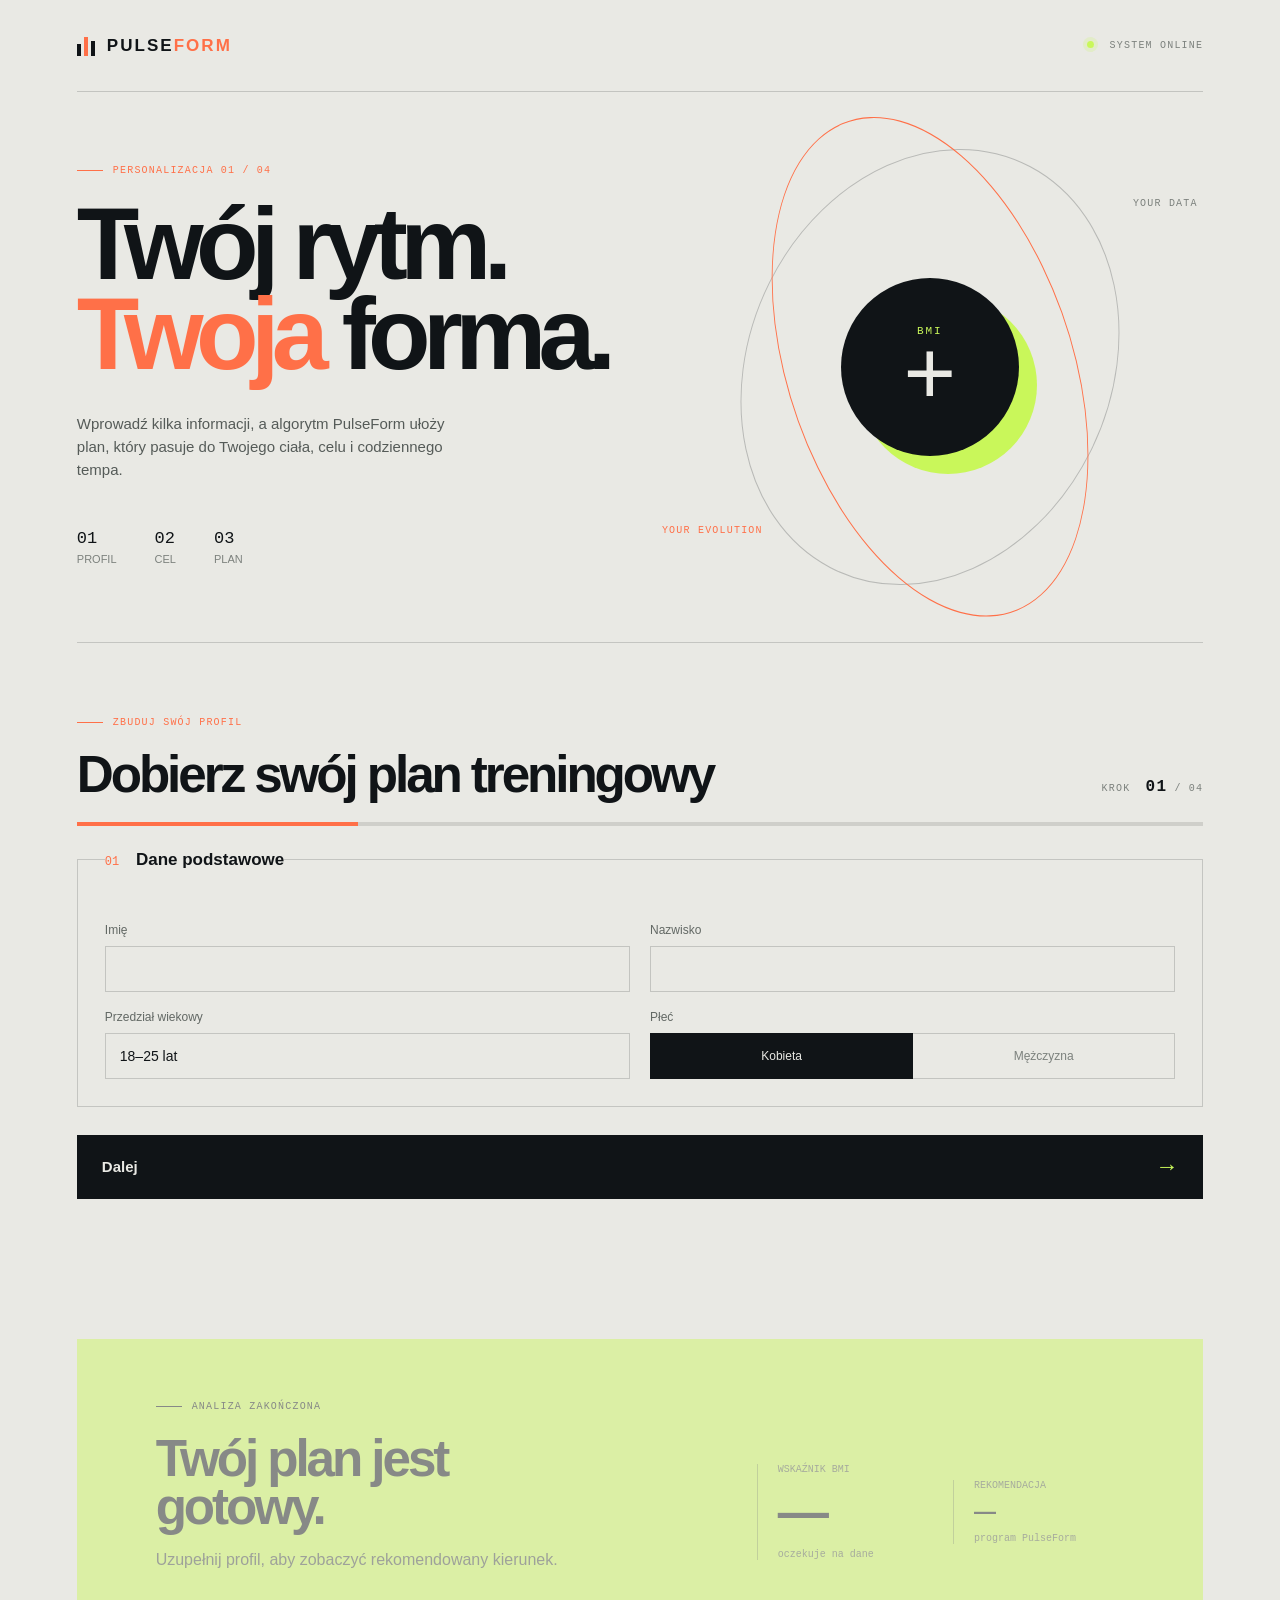
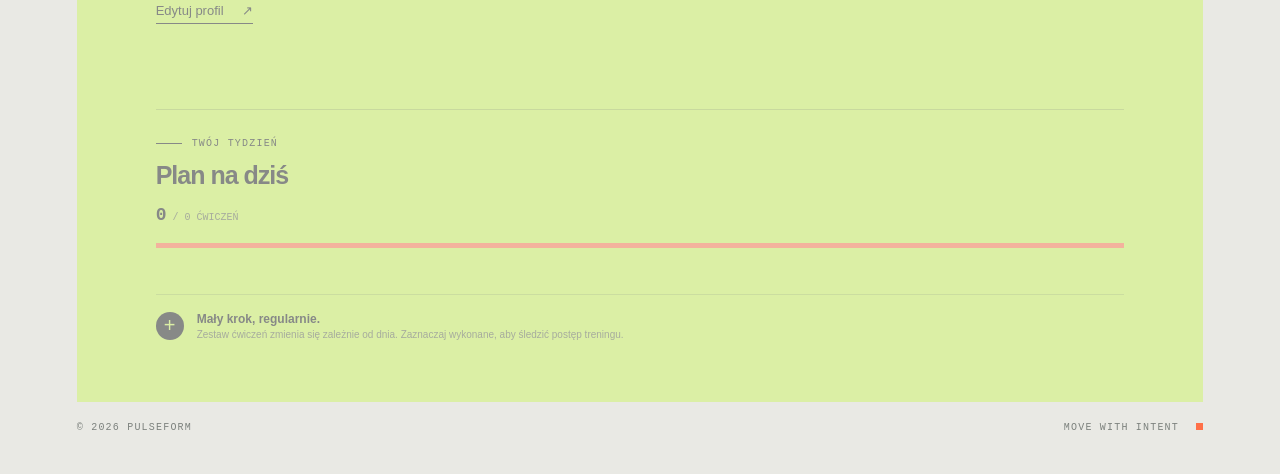
<file: index.html>
<!DOCTYPE html>
<html lang="pl">
<head>
    <meta charset="UTF-8">
    <meta name="viewport" content="width=device-width, initial-scale=1.0">
    <meta name="description" content="PulseForm dobiera plan treningowy na podstawie Twojego BMI, celu i możliwości.">
    <link rel="stylesheet" href="style.css">
    <link rel="stylesheet" href="mobile.css">
    <title>PulseForm | Twój plan treningowy</title>
</head>
<body>
    <div class="app-shell">
        <header class="topbar">
            <a class="brand" href="#start" aria-label="PulseForm - strona główna"><span class="brand-mark"><span></span><span></span><span></span></span><span>PULSE<span class="accent">FORM</span></span></a>
            <div class="status"><span class="status-dot"></span> SYSTEM ONLINE</div>
        </header>
        <main>
            <section class="hero" id="start">
                <div class="hero-copy"><p class="eyebrow"><span class="eyebrow-line"></span> PERSONALIZACJA 01 / 04</p><h1>Twój rytm.<br><em>Twoja</em> forma.</h1><p class="hero-text">Wprowadź kilka informacji, a algorytm PulseForm ułoży plan, który pasuje do Twojego ciała, celu i codziennego tempa.</p><div class="hero-stats"><div><strong>01</strong><span>profil</span></div><div><strong>02</strong><span>cel</span></div><div><strong>03</strong><span>plan</span></div></div></div>
                <div class="hero-orbit" aria-hidden="true"><div class="orbit orbit-one"></div><div class="orbit orbit-two"></div><div class="orbit-core"><span>BMI</span><strong>+</strong></div><span class="orbit-label label-top">YOUR DATA</span><span class="orbit-label label-bottom">YOUR EVOLUTION</span></div>
            </section>
            <section class="planner-section" id="planner">
                <div class="section-heading"><div><p class="eyebrow"><span class="eyebrow-line"></span> ZBUDUJ SWÓJ PROFIL</p><h2>Dobierz swój plan treningowy</h2></div><p class="step-count">KROK <strong id="stepNumber">01</strong> / 04</p></div>
                <div class="step-progress" role="progressbar" aria-label="Postęp konfiguracji planu" aria-valuemin="1" aria-valuemax="4" aria-valuenow="1"><span id="stepProgressFill"></span></div>
                <form id="plannerForm" class="planner-form" novalidate>
                    <section class="form-step" data-step="0" aria-label="Dane podstawowe">
                        <div class="form-grid">
                            <fieldset class="form-card card-wide"><legend><span class="number">01</span> Dane podstawowe</legend><div class="field-row"><label>Imię<input id="firstName" name="imie" type="text" maxlength="50" autocomplete="given-name" required></label><label>Nazwisko<input id="lastName" name="nazwisko" type="text" maxlength="50" autocomplete="family-name" required></label></div><div class="field-row"><label>Przedział wiekowy<select id="age" required><option value="18-25">18–25 lat</option><option value="26-35">26–35 lat</option><option value="36-50">36–50 lat</option><option value="51+">51+ lat</option></select></label><div class="gender-field"><span class="gender-label">Płeć</span><span class="segmented"><label class="gender-option"><input type="radio" name="gender" value="kobieta" checked>Kobieta</label><label class="gender-option"><input type="radio" name="gender" value="mężczyzna">Mężczyzna</label></span></div></div></fieldset>
                        </div>
                    </section>
                    <section class="form-step" data-step="1" aria-label="Wymiary ciała" hidden>
                        <div class="form-grid">
                            <fieldset class="form-card card-wide"><legend><span class="number">02</span> Wymiary ciała</legend><p class="step-description">Podaj aktualny wzrost i masę ciała. Nie musisz oceniać swojej sylwetki.</p><div class="field-row"><label>Wzrost <span class="unit">cm</span><input id="height" type="number" min="120" max="230" placeholder="np. 175" required></label><label>Masa ciała <span class="unit">kg</span><input id="weight" type="number" min="35" max="250" placeholder="np. 70" required></label></div></fieldset>
                        </div>
                    </section>
                    <section class="form-step" data-step="2" aria-label="Cel treningowy" hidden>
                        <div class="form-grid">
                            <fieldset class="form-card card-wide"><legend><span class="number">03</span> Cel treningowy</legend><div class="goal-grid"><label class="goal"><input type="radio" name="goal" value="sylwetka" checked><span>↗</span><b>Wyrzeźb sylwetkę</b><small>definicja i proporcje</small></label><label class="goal"><input type="radio" name="goal" value="masa"><span>↥</span><b>Zbuduj masę</b><small>siła i objętość</small></label><label class="goal"><input type="radio" name="goal" value="redukcja"><span>⌁</span><b>Spal tkankę</b><small>lekkość i energia</small></label><label class="goal"><input type="radio" name="goal" value="kondycja"><span>◉</span><b>Popraw kondycję</b><small>wydolność i mobilność</small></label></div><label class="progress-field">Oczekiwane tempo progresu<select id="progress"><option value="spokojne">Spokojne — buduję nawyk</option><option value="regularne" selected>Regularne — widoczny progres</option><option value="ambitne">Ambitne — maksymalne tempo</option></select></label></fieldset>
                        </div>
                    </section>
                    <section class="form-step" data-step="3" aria-label="Plan tygodnia" hidden>
                        <div class="form-grid">
                            <fieldset class="form-card card-wide schedule-card"><legend><span class="number">04</span> Plan tygodnia</legend><div class="schedule-grid"><label>Liczba treningów w tygodniu<span class="range-value"><strong id="daysValue">3</strong> dni</span><input id="days" type="range" min="1" max="6" value="3"><span class="range-labels"><small>1 dzień</small><small>6 dni</small></span></label><label>Długość jednej sesji<span class="range-value"><strong id="minutesValue">45</strong> min</span><input id="minutes" type="range" min="20" max="90" step="5" value="45"><span class="range-labels"><small>20 min</small><small>90 min</small></span></label><label>Intensywność<span class="range-value"><strong id="intensityValue">Średnia</strong></span><input id="intensity" type="range" min="1" max="3" value="2"><span class="range-labels"><small>Spokojna</small><small>Wysoka</small></span></label></div></fieldset>
                        </div>
                    </section>
                    <div class="step-actions"><button class="step-button step-back" id="previousStep" type="button" hidden>← Wstecz</button><button class="step-button step-next" id="nextStep" type="button">Dalej <span>→</span></button><button class="submit-button" id="createPlan" type="submit" hidden><span>Dobierz mój plan treningowy</span><b>→</b></button></div>
                    <p id="saveStatus" class="save-status" aria-live="polite"></p>
                </form>
            </section>
            <section class="result-panel" id="result" aria-live="polite"><div class="result-copy"><p class="eyebrow"><span class="eyebrow-line"></span> ANALIZA ZAKOŃCZONA</p><h2>Twój plan jest gotowy.</h2><p id="resultText">Uzupełnij profil, aby zobaczyć rekomendowany kierunek.</p><a href="#planner" class="text-link">Edytuj profil <span>↗</span></a></div><div class="result-metrics"><div><span>Wskaźnik BMI</span><strong id="bmiResult">—</strong><small id="bmiLabel">oczekuje na dane</small></div><div><span>Rekomendacja</span><strong id="planResult">—</strong><small>program PulseForm</small></div></div><div class="plan-dashboard"><div class="dashboard-heading"><div><p class="eyebrow"><span class="eyebrow-line"></span> TWÓJ TYDZIEŃ</p><h3 id="sessionTitle">Plan na dziś</h3><p class="session-meta" id="sessionMeta"></p></div><span class="completion"><strong id="completedCount">0</strong> / <span id="totalCount">0</span> ćwiczeń</span></div><div class="session-progress" role="progressbar" aria-label="Postęp treningu" aria-valuemin="0" aria-valuemax="4" aria-valuenow="0"><span id="workoutProgressFill"></span></div><div class="week-tabs" id="weekTabs" role="tablist" aria-label="Dni planu"></div><div class="workout-list" id="workoutList"></div><div class="habit-strip"><span class="habit-icon">+</span><span><strong>Mały krok, regularnie.</strong><small>Zestaw ćwiczeń zmienia się zależnie od dnia. Zaznaczaj wykonane, aby śledzić postęp treningu.</small></span></div></div></section>
        </main><footer><span>© 2026 PULSEFORM</span><span>MOVE WITH INTENT <i></i></span></footer>
    </div>
    <script src="https://code.jquery.com/jquery-3.7.1.min.js"></script>
    <script>
        const form = document.querySelector('#plannerForm'); const height = document.querySelector('#height'); const weight = document.querySelector('#weight'); const result = document.querySelector('#result'); const intensityNames = { 1: 'Spokojna', 2: 'Średnia', 3: 'Wysoka' }; const goalNames = { sylwetka: 'Rzeźba', masa: 'Masa mięśniowa', redukcja: 'Redukcja', kondycja: 'Kondycja' }; const workoutPlans = {
            sylwetka: [
                { title: 'Całe ciało A', exercises: [['Przysiad z masą ciała', 'Nogi', '3 serie · 10–12 powt.'], ['Pompki przy podwyższeniu', 'Klatka piersiowa', '3 serie · 8–12 powt.'], ['Most biodrowy', 'Pośladki', '3 serie · 12–15 powt.'], ['Deska na przedramionach', 'Core', '3 serie · 20–40 sek.']] },
                { title: 'Całe ciało B', exercises: [['Wykrok w tył', 'Nogi', '3 serie · 8–10 na stronę'], ['Wznosy bioder', 'Pośladki', '3 serie · 12–15 powt.'], ['Bird dog', 'Plecy i core', '3 serie · 8–10 na stronę'], ['Dead bug', 'Core', '3 serie · 8–10 na stronę']] }
            ],
            masa: [
                { title: 'Siła A', exercises: [['Przysiad goblet', 'Nogi', '4 serie · 8–12 powt.'], ['Wiosłowanie plecakiem', 'Plecy', '4 serie · 8–12 powt.'], ['Pompki', 'Klatka piersiowa', '3 serie · 8–12 powt.'], ['Wznosy bioder', 'Pośladki', '3 serie · 10–15 powt.']] },
                { title: 'Siła B', exercises: [['Martwy ciąg z plecakiem', 'Tył uda', '4 serie · 8–12 powt.'], ['Wykrok w tył', 'Nogi', '3 serie · 8–10 na stronę'], ['Wyciskanie plecaka nad głowę', 'Barki', '3 serie · 8–12 powt.'], ['Deska', 'Core', '3 serie · 20–40 sek.']] }
            ],
            redukcja: [
                { title: 'Ruch A', exercises: [['Marsz w miejscu', 'Rozgrzewka', '3 min · spokojne tempo'], ['Przysiad', 'Nogi', '3 serie · 10–12 powt.'], ['Mountain climbers', 'Całe ciało', '3 serie · 20–30 sek.'], ['Naprzemienny krok odstawno-dostawny', 'Kondycja', '3 serie · 30 sek.']] },
                { title: 'Ruch B', exercises: [['Step jack bez podskoku', 'Rozgrzewka', '3 min · spokojne tempo'], ['Wykrok w tył', 'Nogi', '3 serie · 8–10 na stronę'], ['Naprzemienne dotknięcia barków', 'Core', '3 serie · 10–12 na stronę'], ['Szybki marsz w miejscu', 'Kondycja', '4 serie · 30 sek.']] }
            ],
            kondycja: [
                { title: 'Sprawność A', exercises: [['Krążenia ramion', 'Mobilizacja', '2 serie · 30 sek.'], ['Bird dog', 'Stabilizacja', '3 serie · 8–10 na stronę'], ['Przysiad do krzesła', 'Siła', '3 serie · 10–12 powt.'], ['Marsz w miejscu', 'Kondycja', '4 serie · 40 sek.']] },
                { title: 'Sprawność B', exercises: [['Naprzemienne unoszenie kolan', 'Mobilizacja', '2 serie · 30 sek.'], ['Dead bug', 'Stabilizacja', '3 serie · 8–10 na stronę'], ['Pompki przy ścianie', 'Siła', '3 serie · 10–12 powt.'], ['Krok odstawno-dostawny', 'Kondycja', '4 serie · 40 sek.']] }
            ]
        }; const days = document.querySelector('#days'); const minutes = document.querySelector('#minutes'); const intensity = document.querySelector('#intensity'); const formSteps = [...document.querySelectorAll('.form-step')]; let currentStep = 0; let activeDay = 0; let completedByDay = {};
        function updateRange(input, output, values) { output.textContent = values ? values[input.value] : input.value; }
        days.addEventListener('input', () => updateRange(days, document.querySelector('#daysValue'))); minutes.addEventListener('input', () => updateRange(minutes, document.querySelector('#minutesValue'))); intensity.addEventListener('input', () => updateRange(intensity, document.querySelector('#intensityValue'), intensityNames));
        function updateStep() { formSteps.forEach((step, index) => { step.hidden = index !== currentStep; }); document.querySelector('#stepNumber').textContent = String(currentStep + 1).padStart(2, '0'); document.querySelector('.step-count').setAttribute('aria-label', `Krok ${currentStep + 1} z ${formSteps.length}`); document.querySelector('.step-progress').setAttribute('aria-valuenow', currentStep + 1); document.querySelector('#stepProgressFill').style.width = `${((currentStep + 1) / formSteps.length) * 100}%`; document.querySelector('#previousStep').hidden = currentStep === 0; document.querySelector('#nextStep').hidden = currentStep === formSteps.length - 1; document.querySelector('#createPlan').hidden = currentStep !== formSteps.length - 1; }
        function validateCurrentStep() { const controls = [...formSteps[currentStep].querySelectorAll('input, select')]; for (const control of controls) { if (!control.checkValidity()) { control.reportValidity(); return false; } } return true; }
        document.querySelector('#nextStep').addEventListener('click', () => { if (!validateCurrentStep()) return; currentStep += 1; updateStep(); formSteps[currentStep].scrollIntoView({ behavior: 'smooth', block: 'start' }); });
        document.querySelector('#previousStep').addEventListener('click', () => { currentStep -= 1; updateStep(); formSteps[currentStep].scrollIntoView({ behavior: 'smooth', block: 'start' }); });
        function updateWorkoutProgress(exercises) { const done = completedByDay[activeDay]?.size || 0; const progress = document.querySelector('.session-progress'); document.querySelector('#completedCount').textContent = done; document.querySelector('#totalCount').textContent = exercises.length; document.querySelector('#workoutProgressFill').style.width = `${(done / exercises.length) * 100}%`; progress.setAttribute('aria-valuemax', exercises.length); progress.setAttribute('aria-valuenow', done); }
        function renderWorkout(goal, sessionMinutes) { const plan = workoutPlans[goal][activeDay % workoutPlans[goal].length]; const exercises = plan.exercises; const list = document.querySelector('#workoutList'); document.querySelector('#sessionTitle').textContent = plan.title; document.querySelector('#sessionMeta').textContent = `TRENING ${activeDay + 1} · ${sessionMinutes} MIN · ${exercises.length} ĆWICZENIA`; list.innerHTML = exercises.map(([name, focus, dose], index) => `<article class="workout-item"><span class="exercise-number">0${index + 1}</span><div><strong>${name}</strong><small>${focus} <span>·</span> ${dose}</small></div><button class="exercise-check${completedByDay[activeDay]?.has(index) ? ' is-done' : ''}" type="button" aria-label="Oznacz ${name} jako wykonane" aria-pressed="${completedByDay[activeDay]?.has(index) || false}">✓</button></article>`).join(''); list.querySelectorAll('.exercise-check').forEach((button, index) => button.addEventListener('click', () => { completedByDay[activeDay] ||= new Set(); if (completedByDay[activeDay].has(index)) completedByDay[activeDay].delete(index); else completedByDay[activeDay].add(index); button.classList.toggle('is-done'); button.setAttribute('aria-pressed', String(completedByDay[activeDay].has(index))); button.closest('.workout-item').classList.toggle('is-done'); updateWorkoutProgress(exercises); })); updateWorkoutProgress(exercises); }
        function renderWeek(goal, sessionMinutes, dayCount) { const tabs = document.querySelector('#weekTabs'); const labels = ['Pn', 'Wt', 'Śr', 'Cz', 'Pt', 'Sb']; tabs.innerHTML = labels.slice(0, Number(dayCount)).map((label, index) => `<button type="button" class="week-tab${index === activeDay ? ' is-active' : ''}" role="tab" aria-selected="${index === activeDay}" aria-controls="workoutList"><small>${label}</small><strong>${index + 1}</strong></button>`).join(''); tabs.querySelectorAll('.week-tab').forEach((tab, index) => tab.addEventListener('click', () => { activeDay = index; renderWeek(goal, sessionMinutes, dayCount); })); renderWorkout(goal, sessionMinutes); }
        form.addEventListener('submit', (event) => { event.preventDefault(); if (currentStep !== formSteps.length - 1 || !validateCurrentStep()) return; const bmi = Number(weight.value) / Math.pow(Number(height.value) / 100, 2); const bmiLabel = bmi < 18.5 ? 'poniżej normy' : bmi < 25 ? 'w normie' : bmi < 30 ? 'podwyższone' : 'wysokie'; const goal = document.querySelector('input[name="goal"]:checked').value; const plan = goalNames[goal]; const progress = document.querySelector('#progress').value; activeDay = 0; completedByDay = {}; document.querySelector('#bmiResult').textContent = bmi.toFixed(1); document.querySelector('#bmiLabel').textContent = bmiLabel; document.querySelector('#planResult').textContent = plan; document.querySelector('#resultText').textContent = `Na podstawie Twoich danych proponujemy ${plan.toLowerCase()} w ${progress} tempie, ${days.value} ${days.value === '1' ? 'dzień' : 'dni'} tygodniowo, po ${minutes.value} minut.`; renderWeek(goal, minutes.value, days.value); result.classList.add('is-visible'); result.scrollIntoView({ behavior: 'smooth', block: 'center' }); });
        updateStep();
    </script>
    <script>
        form.addEventListener('submit', async () => {
            const saveStatus = document.querySelector('#saveStatus');
            const payload = {
                imie: document.querySelector('#firstName').value.trim(),
                nazwisko: document.querySelector('#lastName').value.trim(),
                wzrost: Number(height.value),
                masa: Number(weight.value),
                cel: document.querySelector('input[name="goal"]:checked').value
            };

            saveStatus.textContent = 'Zapisywanie profilu...';
            saveStatus.classList.remove('is-error');

            try {
                const response = await fetch('save_client.php', {
                    method: 'POST',
                    headers: { 'Content-Type': 'application/json' },
                    body: JSON.stringify(payload)
                });
                const data = await response.json();
                if (!response.ok) throw new Error(data.error || 'Nie udało się zapisać profilu.');
                saveStatus.textContent = `Profil zapisany w bazie danych. ID: ${data.id}, BMI: ${Number(data.bmi).toFixed(2)}, plan: ${data.rodzaj_planu}.`;
            } catch (error) {
                saveStatus.textContent = window.location.protocol === 'file:'
                    ? 'Otwórz stronę przez XAMPP: http://localhost/BMI/main.html. Bezpośrednio otwarty plik nie może zapisać danych przez PHP.'
                    : 'Plan obliczono, ale zapis do bazy się nie powiódł. Sprawdź, czy MySQL działa i czy tabela klienci jest dostępna.';
                saveStatus.classList.add('is-error');
            }
        });
    </script>
</body>
</html>
</file>
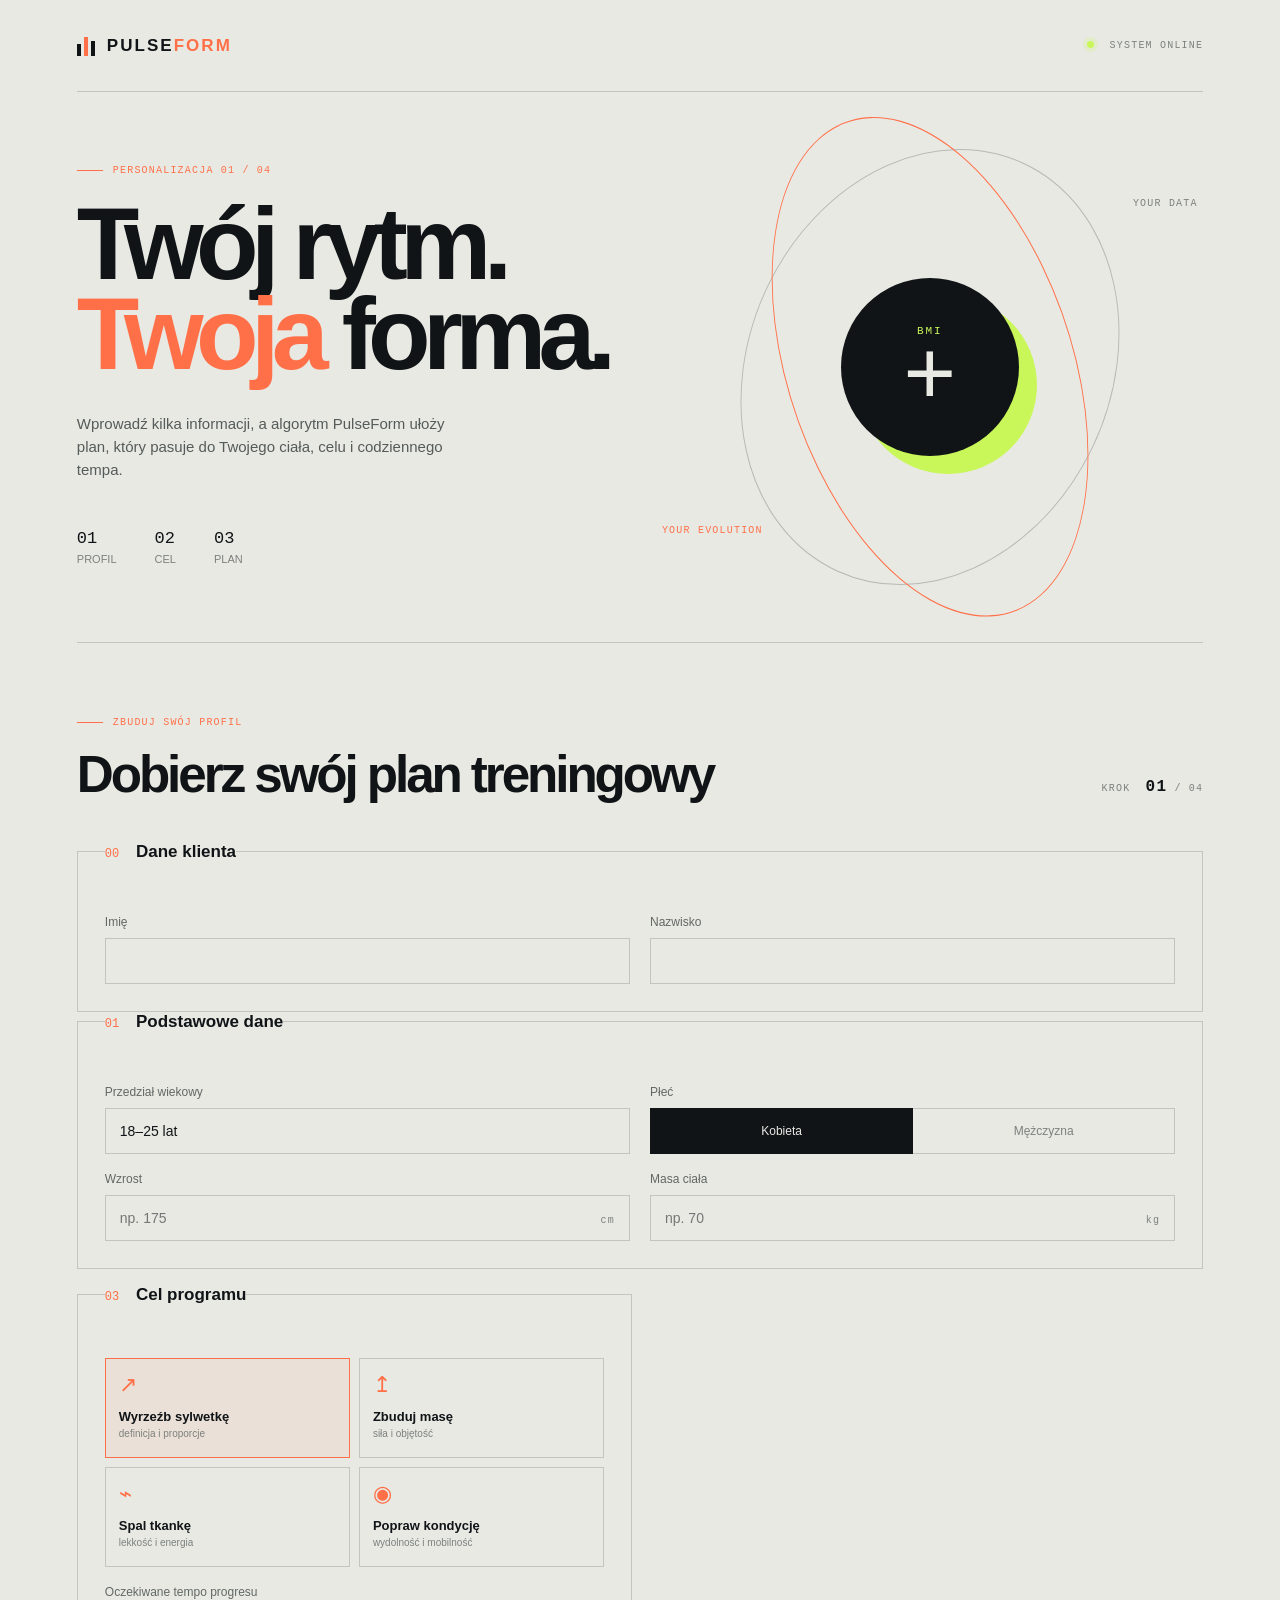
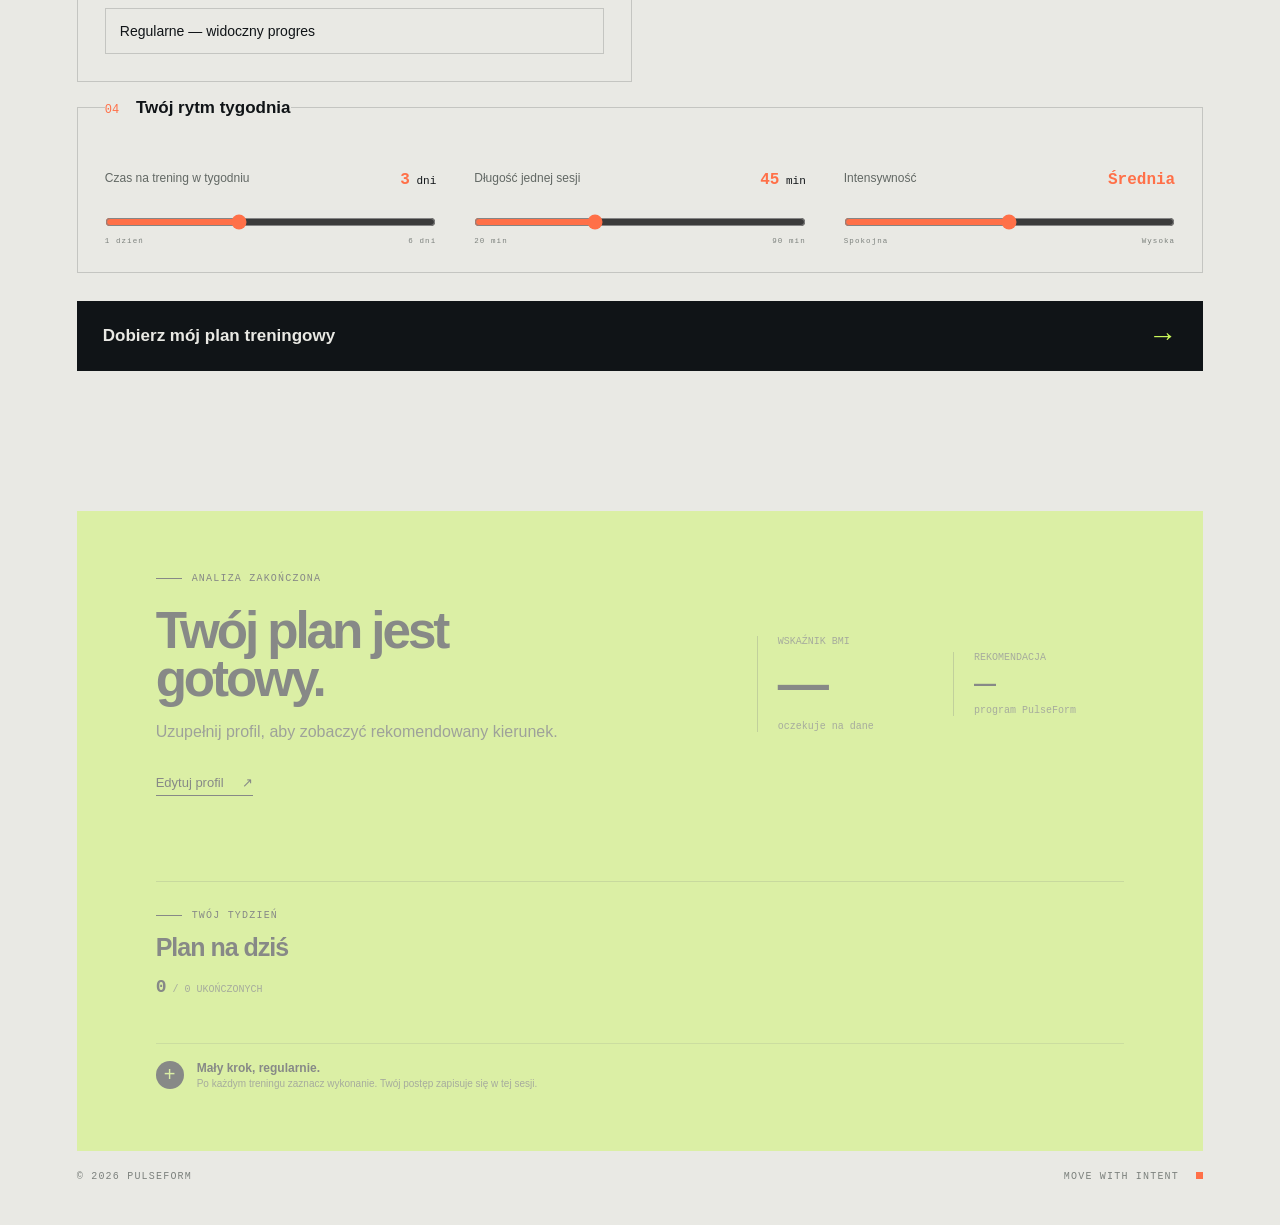
<file: main.html>
<!DOCTYPE html>
<html lang="pl">
<head>
    <meta charset="UTF-8">
    <meta name="viewport" content="width=device-width, initial-scale=1.0">
    <meta name="description" content="PulseForm dobiera plan treningowy na podstawie Twojego BMI, celu i możliwości.">
    <link rel="stylesheet" href="style.css">
    <link rel="stylesheet" href="mobile.css">
    <title>PulseForm | Twój plan treningowy</title>
</head>
<body>
    <div class="app-shell">
        <header class="topbar">
            <a class="brand" href="#start" aria-label="PulseForm - strona główna"><span class="brand-mark"><span></span><span></span><span></span></span><span>PULSE<span class="accent">FORM</span></span></a>
            <div class="status"><span class="status-dot"></span> SYSTEM ONLINE</div>
        </header>
        <main>
            <section class="hero" id="start">
                <div class="hero-copy"><p class="eyebrow"><span class="eyebrow-line"></span> PERSONALIZACJA 01 / 04</p><h1>Twój rytm.<br><em>Twoja</em> forma.</h1><p class="hero-text">Wprowadź kilka informacji, a algorytm PulseForm ułoży plan, który pasuje do Twojego ciała, celu i codziennego tempa.</p><div class="hero-stats"><div><strong>01</strong><span>profil</span></div><div><strong>02</strong><span>cel</span></div><div><strong>03</strong><span>plan</span></div></div></div>
                <div class="hero-orbit" aria-hidden="true"><div class="orbit orbit-one"></div><div class="orbit orbit-two"></div><div class="orbit-core"><span>BMI</span><strong>+</strong></div><span class="orbit-label label-top">YOUR DATA</span><span class="orbit-label label-bottom">YOUR EVOLUTION</span></div>
            </section>
            <section class="planner-section" id="planner">
                <div class="section-heading"><div><p class="eyebrow"><span class="eyebrow-line"></span> ZBUDUJ SWÓJ PROFIL</p><h2>Dobierz swój plan treningowy</h2></div><p class="step-count">KROK <strong id="stepNumber">01</strong> / 04</p></div>
                <form id="plannerForm" class="planner-form">
                    <fieldset class="form-card card-wide"><legend><span class="number">00</span> Dane klienta</legend><div class="field-row"><label>Imię<input id="firstName" name="imie" type="text" maxlength="50" autocomplete="given-name" required></label><label>Nazwisko<input id="lastName" name="nazwisko" type="text" maxlength="50" autocomplete="family-name" required></label></div></fieldset>
                    <div class="form-grid">
                        <fieldset class="form-card card-wide"><legend><span class="number">01</span> Podstawowe dane</legend><div class="field-row"><label>Przedział wiekowy<select id="age" required><option value="18-25">18–25 lat</option><option value="26-35">26–35 lat</option><option value="36-50">36–50 lat</option><option value="51+">51+ lat</option></select></label><label>Płeć<span class="segmented"><input type="radio" name="gender" value="kobieta" checked><span>Kobieta</span><input type="radio" name="gender" value="mężczyzna"><span>Mężczyzna</span></span></label></div><div class="field-row"><label>Wzrost <span class="unit">cm</span><input id="height" type="number" min="120" max="230" placeholder="np. 175" required></label><label>Masa ciała <span class="unit">kg</span><input id="weight" type="number" min="35" max="250" placeholder="np. 70" required></label></div></fieldset>
                        
                        <fieldset class="form-card"><legend><span class="number">03</span> Cel programu</legend><div class="goal-grid"><label class="goal"><input type="radio" name="goal" value="sylwetka" checked><span>↗</span><b>Wyrzeźb sylwetkę</b><small>definicja i proporcje</small></label><label class="goal"><input type="radio" name="goal" value="masa"><span>↥</span><b>Zbuduj masę</b><small>siła i objętość</small></label><label class="goal"><input type="radio" name="goal" value="redukcja"><span>⌁</span><b>Spal tkankę</b><small>lekkość i energia</small></label><label class="goal"><input type="radio" name="goal" value="kondycja"><span>◉</span><b>Popraw kondycję</b><small>wydolność i mobilność</small></label></div><label class="progress-field">Oczekiwane tempo progresu<select id="progress"><option value="spokojne">Spokojne — buduję nawyk</option><option value="regularne" selected>Regularne — widoczny progres</option><option value="ambitne">Ambitne — maksymalne tempo</option></select></label></fieldset>
                        <fieldset class="form-card card-wide schedule-card"><legend><span class="number">04</span> Twój rytm tygodnia</legend><div class="schedule-grid"><label>Czas na trening w tygodniu<span class="range-value"><strong id="daysValue">3</strong> dni</span><input id="days" type="range" min="1" max="6" value="3"><span class="range-labels"><small>1 dzień</small><small>6 dni</small></span></label><label>Długość jednej sesji<span class="range-value"><strong id="minutesValue">45</strong> min</span><input id="minutes" type="range" min="20" max="90" step="5" value="45"><span class="range-labels"><small>20 min</small><small>90 min</small></span></label><label>Intensywność<span class="range-value"><strong id="intensityValue">Średnia</strong></span><input id="intensity" type="range" min="1" max="3" value="2"><span class="range-labels"><small>Spokojna</small><small>Wysoka</small></span></label></div></fieldset>
                    </div><button class="submit-button" type="submit"><span>Dobierz mój plan treningowy</span><b>→</b></button>
                    <p id="saveStatus" class="save-status" aria-live="polite"></p>
                </form>
            </section>
            <section class="result-panel" id="result" aria-live="polite"><div class="result-copy"><p class="eyebrow"><span class="eyebrow-line"></span> ANALIZA ZAKOŃCZONA</p><h2>Twój plan jest gotowy.</h2><p id="resultText">Uzupełnij profil, aby zobaczyć rekomendowany kierunek.</p><a href="#planner" class="text-link">Edytuj profil <span>↗</span></a></div><div class="result-metrics"><div><span>Wskaźnik BMI</span><strong id="bmiResult">—</strong><small id="bmiLabel">oczekuje na dane</small></div><div><span>Rekomendacja</span><strong id="planResult">—</strong><small>program PulseForm</small></div></div><div class="plan-dashboard"><div class="dashboard-heading"><div><p class="eyebrow"><span class="eyebrow-line"></span> TWÓJ TYDZIEŃ</p><h3>Plan na dziś</h3></div><span class="completion"><strong id="completedCount">0</strong> / <span id="totalCount">0</span> ukończonych</span></div><div class="week-tabs" id="weekTabs" role="tablist" aria-label="Dni planu"></div><div class="workout-list" id="workoutList"></div><div class="habit-strip"><span class="habit-icon">+</span><span><strong>Mały krok, regularnie.</strong><small>Po każdym treningu zaznacz wykonanie. Twój postęp zapisuje się w tej sesji.</small></span></div></div></section>
        </main><footer><span>© 2026 PULSEFORM</span><span>MOVE WITH INTENT <i></i></span></footer>
    </div>
    <script src="https://code.jquery.com/jquery-3.7.1.min.js"></script>
    <script>
        const form = document.querySelector('#plannerForm'); const height = document.querySelector('#height'); const weight = document.querySelector('#weight'); const result = document.querySelector('#result'); const intensityNames = { 1: 'Spokojna', 2: 'Średnia', 3: 'Wysoka' }; const goalNames = { sylwetka: 'Rzeźba', masa: 'Masa mięśniowa', redukcja: 'Redukcja', kondycja: 'Kondycja' }; const workoutSets = { sylwetka: ['Przysiad z masą ciała', 'Pompki przy podwyższeniu', 'Wykroki naprzemienne', 'Deska na przedramionach'], masa: ['Przysiad goblet', 'Wiosłowanie hantlem', 'Wyciskanie nad głowę', 'Martwy ciąg rumuński'], redukcja: ['Marsz z wysokim unoszeniem kolan', 'Swing bez obciążenia', 'Mountain climbers', 'Skater steps'], kondycja: ['Dead bug', 'Bird dog', 'Przysiad izometryczny', 'Spacer farmera'] }; let activeDay = 0;
        function updateRange(input, output, values) { output.textContent = values ? values[input.value] : input.value; }
        const days = document.querySelector('#days'); const minutes = document.querySelector('#minutes'); const intensity = document.querySelector('#intensity');
        days.addEventListener('input', () => updateRange(days, document.querySelector('#daysValue'))); minutes.addEventListener('input', () => updateRange(minutes, document.querySelector('#minutesValue'))); intensity.addEventListener('input', () => updateRange(intensity, document.querySelector('#intensityValue'), intensityNames));
        function renderWorkout(goal, sessionMinutes) { const exercises = workoutSets[goal]; const list = document.querySelector('#workoutList'); list.innerHTML = exercises.map((exercise, index) => `<article class="workout-item"><span class="exercise-number">0${index + 1}</span><div><strong>${exercise}</strong><small>${goal === 'kondycja' ? `${Math.max(20, Math.round(sessionMinutes / 4))} sek. pracy` : `${goal === 'masa' ? 4 : 3} serie x ${goal === 'redukcja' ? 40 : 12} powtórzeń`}</small></div><button class="exercise-check" type="button" aria-label="Oznacz ${exercise} jako wykonane">✓</button></article>`).join(''); list.querySelectorAll('.exercise-check').forEach((button) => button.addEventListener('click', () => { button.classList.toggle('is-done'); button.closest('.workout-item').classList.toggle('is-done'); document.querySelector('#completedCount').textContent = list.querySelectorAll('.exercise-check.is-done').length; })); }
        function renderWeek(goal, sessionMinutes, dayCount) { const tabs = document.querySelector('#weekTabs'); const labels = ['Pn', 'Wt', 'Śr', 'Cz', 'Pt', 'Sb']; tabs.innerHTML = labels.slice(0, Number(dayCount)).map((label, index) => `<button type="button" class="week-tab${index === activeDay ? ' is-active' : ''}" role="tab" aria-selected="${index === activeDay}"><small>${label}</small><strong>${index + 1}</strong></button>`).join(''); tabs.querySelectorAll('.week-tab').forEach((tab, index) => tab.addEventListener('click', () => { activeDay = index; renderWeek(goal, sessionMinutes, dayCount); })); document.querySelector('#totalCount').textContent = dayCount; renderWorkout(goal, sessionMinutes); }
        form.addEventListener('submit', (event) => { event.preventDefault(); const bmi = Number(weight.value) / Math.pow(Number(height.value) / 100, 2); const bmiLabel = bmi < 18.5 ? 'poniżej normy' : bmi < 25 ? 'w normie' : bmi < 30 ? 'podwyższone' : 'wysokie'; const goal = document.querySelector('input[name="goal"]:checked').value; const plan = goalNames[goal]; const progress = document.querySelector('#progress').value; activeDay = 0; document.querySelector('#bmiResult').textContent = bmi.toFixed(1); document.querySelector('#bmiLabel').textContent = bmiLabel; document.querySelector('#planResult').textContent = plan; document.querySelector('#resultText').textContent = `Na podstawie Twoich danych proponujemy ${plan.toLowerCase()} w ${progress} tempie, ${days.value} ${days.value === '1' ? 'dzień' : 'dni'} tygodniowo, po ${minutes.value} minut.`; renderWeek(goal, minutes.value, days.value); result.classList.add('is-visible'); result.scrollIntoView({ behavior: 'smooth', block: 'center' }); });
    </script>
    <script>
        form.addEventListener('submit', async () => {
            const saveStatus = document.querySelector('#saveStatus');
            const payload = {
                imie: document.querySelector('#firstName').value.trim(),
                nazwisko: document.querySelector('#lastName').value.trim(),
                wzrost: Number(height.value),
                masa: Number(weight.value),
                cel: document.querySelector('input[name="goal"]:checked').value
            };

            saveStatus.textContent = 'Zapisywanie profilu...';
            saveStatus.classList.remove('is-error');

            try {
                const response = await fetch('save_client.php', {
                    method: 'POST',
                    headers: { 'Content-Type': 'application/json' },
                    body: JSON.stringify(payload)
                });
                const data = await response.json();
                if (!response.ok) throw new Error(data.error || 'Nie udało się zapisać profilu.');
                saveStatus.textContent = 'Profil został zapisany w bazie danych.';
            } catch (error) {
                saveStatus.textContent = 'Plan obliczono, ale zapis do bazy się nie powiódł. Uruchom stronę przez PHP i sprawdź połączenie z MySQL.';
                saveStatus.classList.add('is-error');
            }
        });
    </script>
</body>
</html>
</file>
<file: style.css>
.plan-dashboard { grid-column: 1 / -1; border-top: 1px solid rgba(16,20,23,.22); margin-top: 12px; padding-top: 34px; }.dashboard-heading { display: flex; justify-content: space-between; align-items: end; }.dashboard-heading h3 { margin: 0; font-size: 25px; letter-spacing: -.04em; }.dashboard-heading .eyebrow { margin-bottom: 12px; }.completion { font: 10px 'DM Mono', monospace; text-transform: uppercase; color: #566048; }.completion strong { color: var(--ink); font-size: 18px; }.week-tabs { display: flex; gap: 8px; margin: 25px 0 12px; }.week-tab { border: 1px solid rgba(16,20,23,.25); background: transparent; color: var(--ink); min-width: 55px; padding: 9px 12px; cursor: pointer; text-align: left; }.week-tab small, .week-tab strong { display: block; }.week-tab small { font: 9px 'DM Mono', monospace; color: #566048; }.week-tab strong { font-size: 18px; margin-top: 4px; }.week-tab.is-active { background: var(--ink); color: var(--paper); border-color: var(--ink); }.week-tab.is-active small { color: var(--lime); }.workout-list { display: grid; grid-template-columns: repeat(2, 1fr); gap: 8px; }.workout-item { display: flex; align-items: center; gap: 13px; background: rgba(255,255,255,.28); padding: 13px; min-height: 68px; }.exercise-number { color: var(--orange); font: 11px 'DM Mono', monospace; }.workout-item div { flex: 1; }.workout-item strong, .workout-item small { display: block; }.workout-item strong { font-size: 13px; }.workout-item small { margin-top: 4px; color: #566048; font-size: 10px; }.exercise-check { border: 1px solid rgba(16,20,23,.35); background: transparent; width: 28px; height: 28px; border-radius: 50%; color: transparent; cursor: pointer; }.exercise-check.is-done { background: var(--orange); border-color: var(--orange); color: var(--ink); }.workout-item.is-done strong { text-decoration: line-through; opacity: .55; }.habit-strip { display: flex; align-items: center; gap: 13px; margin-top: 18px; padding-top: 17px; border-top: 1px solid rgba(16,20,23,.18); }.habit-icon { display: grid; place-items: center; width: 28px; height: 28px; background: var(--ink); color: var(--lime); border-radius: 50%; font-size: 20px; }.habit-strip strong, .habit-strip small { display: block; }.habit-strip strong { font-size: 12px; }.habit-strip small { color: #566048; font-size: 10px; margin-top: 3px; }
@import url('https://fonts.googleapis.com/css2?family=DM+Mono:wght@400;500&family=Space+Grotesk:wght@400;500;600;700&display=swap');
.form-step[hidden], .step-actions [hidden] { display: none !important; }
.step-progress { height: 4px; margin: -20px 0 24px; overflow: hidden; background: rgba(16,20,23,.12); }
.step-progress span, .session-progress span { display: block; height: 100%; background: var(--orange); transition: width .25s ease; }
.step-description { margin: -12px 0 22px; color: #626864; font-size: 13px; line-height: 1.5; }
.gender-field { min-width: 0; color: #626864; font-size: 12px; font-weight: 500; }
.gender-label { display: block; }
.gender-field .segmented { height: 46px; }
.gender-option { position: relative; flex: 1; display: grid !important; place-items: center; border: 1px solid var(--line); color: var(--muted) !important; cursor: pointer; }
.gender-option + .gender-option { border-left: 0; }
.gender-option:has(input:checked) { background: var(--ink); border-color: var(--ink); color: var(--paper) !important; }
.gender-option:has(input:focus-visible) { outline: 2px solid var(--orange); outline-offset: 2px; z-index: 1; }
.gender-option input { position: absolute; inset: 0; width: 100%; height: 100%; margin: 0; opacity: 0; cursor: pointer; }
.step-actions { display: flex; align-items: stretch; gap: 12px; margin-top: 28px; }
.step-actions .submit-button { flex: 1; width: auto; margin-top: 0; }
.step-button { display: flex; flex: 1; align-items: center; justify-content: space-between; min-height: 64px; padding: 0 24px; border: 1px solid var(--ink); background: var(--ink); color: var(--paper); font: 600 15px 'Space Grotesk', sans-serif; cursor: pointer; }
.step-button span { color: var(--lime); font-size: 23px; }
.step-button:hover { background: var(--orange); color: var(--ink); }
.step-back { flex: 0 0 150px; background: transparent; color: var(--ink); }
.step-back:hover { background: rgba(16,20,23,.06); }
.session-meta { margin: 8px 0 0 !important; color: #566048 !important; font: 10px 'DM Mono', monospace; letter-spacing: .08em; }
.session-progress { height: 5px; margin-top: 18px; overflow: hidden; background: rgba(16,20,23,.15); }
.workout-list { grid-template-columns: 1fr; }
.workout-item { border-left: 2px solid var(--orange); background: rgba(255,255,255,.48); }
.workout-item small span { color: var(--orange); padding: 0 3px; }
.exercise-check { flex: 0 0 32px; }
.exercise-check:focus-visible, .step-button:focus-visible, .submit-button:focus-visible, .week-tab:focus-visible { outline: 2px solid var(--orange); outline-offset: 3px; }
:root { --ink: #101417; --paper: #e9e9e4; --lime: #c9f75a; --orange: #ff7048; --muted: #7c817d; --line: rgba(16,20,23,.17); }
* { box-sizing: border-box; } html { scroll-behavior: smooth; } body { margin: 0; background: var(--paper); color: var(--ink); font-family: 'Space Grotesk', sans-serif; } body:before { content: ''; position: fixed; inset: 0; pointer-events: none; opacity: .18; background-image: radial-gradient(#101417 .55px, transparent .55px); background-size: 8px 8px; mix-blend-mode: multiply; }
.app-shell { max-width: 1440px; margin: auto; padding: 0 6vw; overflow: hidden; }.topbar { height: 92px; display: flex; align-items: center; justify-content: space-between; border-bottom: 1px solid var(--line); position: relative; z-index: 1; }.brand { color: var(--ink); text-decoration: none; display: flex; align-items: center; gap: 12px; font-size: 17px; font-weight: 700; letter-spacing: .12em; }.accent { color: var(--orange); }.brand-mark { display: flex; align-items: end; gap: 3px; height: 21px; }.brand-mark span { display: block; width: 4px; background: var(--ink); }.brand-mark span:nth-child(1) { height: 12px; }.brand-mark span:nth-child(2) { height: 19px; background: var(--orange); }.brand-mark span:nth-child(3) { height: 15px; }.status, .eyebrow, .step-count, footer, .unit, .range-labels, .orbit-label { font-family: 'DM Mono', monospace; font-size: 10px; letter-spacing: .12em; }.status { color: var(--muted); }.status-dot { display: inline-block; width: 7px; height: 7px; border-radius: 50%; background: var(--lime); margin-right: 8px; box-shadow: 0 0 0 4px rgba(201,247,90,.2); }
.hero { min-height: 550px; display: flex; align-items: center; justify-content: space-between; position: relative; }.hero-copy { max-width: 630px; padding: 68px 0 72px; position: relative; z-index: 1; }.eyebrow { display: flex; align-items: center; gap: 10px; color: var(--orange); margin: 0 0 23px; }.eyebrow-line { width: 26px; height: 1px; background: currentColor; }.hero h1 { margin: 0; font-size: clamp(3.8rem, 8vw, 7.7rem); line-height: .88; letter-spacing: -.075em; font-weight: 600; }.hero h1 em { color: var(--orange); font-style: normal; }.hero-text { max-width: 400px; color: #555b58; line-height: 1.55; font-size: 15px; margin: 33px 0 48px; }.hero-stats { display: flex; gap: 38px; }.hero-stats div { display: flex; flex-direction: column; gap: 5px; }.hero-stats strong { font: 500 17px 'DM Mono', monospace; }.hero-stats span { color: var(--muted); font-size: 11px; text-transform: uppercase; }.hero-orbit { width: min(39vw, 470px); height: min(39vw, 470px); position: relative; margin-right: 3vw; }.orbit { position: absolute; border: 1px solid rgba(16,20,23,.22); border-radius: 50%; inset: 7%; transform: rotate(-24deg) skewX(-12deg); }.orbit-two { inset: 19% -4%; transform: rotate(64deg) skewX(16deg); border-color: var(--orange); }.orbit-core { position: absolute; inset: 31%; border-radius: 50%; background: var(--ink); color: var(--paper); display: flex; flex-direction: column; justify-content: center; align-items: center; box-shadow: 18px 18px 0 var(--lime); }.orbit-core span { font: 11px 'DM Mono', monospace; color: var(--lime); letter-spacing: .18em; }.orbit-core strong { font-size: 90px; line-height: .8; font-weight: 400; }.orbit-label { position: absolute; color: var(--muted); }.label-top { top: 14%; right: -7%; }.label-bottom { bottom: 14%; left: -7%; color: var(--orange); }
.planner-section { border-top: 1px solid var(--line); padding: 74px 0 90px; }.section-heading { display: flex; justify-content: space-between; align-items: end; margin-bottom: 42px; }.section-heading h2, .result-panel h2 { font-size: clamp(2rem, 4vw, 4rem); letter-spacing: -.06em; line-height: .95; margin: 0; }.step-count { color: var(--muted); margin: 0 0 4px; }.step-count strong { color: var(--ink); font-size: 16px; margin-left: 8px; }.form-grid { display: grid; grid-template-columns: 1fr 1fr; gap: 16px; }.form-card { margin: 0; border: 1px solid var(--line); padding: 27px; min-width: 0; }.card-wide { grid-column: span 2; }.form-card legend { padding: 0; margin-bottom: 26px; font-size: 17px; font-weight: 600; }.number { color: var(--orange); font: 12px 'DM Mono', monospace; margin-right: 12px; }.field-row { display: grid; grid-template-columns: 1fr 1fr; gap: 20px; }.field-row + .field-row { margin-top: 18px; }.form-card label { display: block; color: #626864; font-size: 12px; font-weight: 500; }.field-row label { position: relative; }.unit { position: absolute; right: 15px; top: 43px; color: var(--muted); }.form-card input[type=number], select { appearance: none; width: 100%; border: 1px solid var(--line); background: transparent; height: 46px; padding: 0 14px; margin-top: 9px; color: var(--ink); font: 14px 'Space Grotesk', sans-serif; outline: none; } select { background: var(--paper); } input:focus, select:focus { border-color: var(--orange); }.segmented { display: flex; margin-top: 9px; height: 46px; }.segmented input, .choice input, .goal input { position: absolute; opacity: 0; }.segmented span { flex: 1; border: 1px solid var(--line); display: grid; place-items: center; color: var(--muted); cursor: pointer; }.segmented span + input + span { border-left: 0; }.segmented input:checked + span { background: var(--ink); color: var(--paper); border-color: var(--ink); }
.choice-list { display: grid; gap: 8px; }.choice { border: 1px solid var(--line); display: flex !important; align-items: center; gap: 12px; min-height: 57px; padding: 9px 13px; color: var(--ink) !important; cursor: pointer; }.choice:has(input:checked), .goal:has(input:checked) { border-color: var(--orange); background: rgba(255,112,72,.08); }.choice-icon { color: var(--orange); font-size: 22px; width: 24px; text-align: center; }.choice small, .goal small { display: block; color: var(--muted); font-size: 10px; margin-top: 4px; font-weight: 400; }.goal-grid { display: grid; grid-template-columns: 1fr 1fr; gap: 9px; }.goal { border: 1px solid var(--line); padding: 13px; min-height: 100px; cursor: pointer; color: var(--ink) !important; }.goal > span { display: block; color: var(--orange); font-size: 22px; margin-bottom: 11px; }.goal b { font-size: 13px; }.schedule-grid { display: grid; grid-template-columns: repeat(3, 1fr); gap: 38px; }.range-value { float: right; color: var(--ink); font: 11px 'DM Mono', monospace; }.range-value strong { color: var(--orange); font-size: 16px; }.schedule-grid input[type=range] { accent-color: var(--orange); width: 100%; margin: 25px 0 7px; cursor: pointer; }.range-labels { display: flex; justify-content: space-between; color: var(--muted); font-size: 9px; }.submit-button { border: 0; background: var(--ink); color: var(--paper); display: flex; justify-content: space-between; align-items: center; width: 100%; margin-top: 28px; min-height: 70px; padding: 0 26px; font: 600 17px 'Space Grotesk', sans-serif; cursor: pointer; transition: background .2s, color .2s; }.submit-button b { color: var(--lime); font-size: 29px; font-weight: 400; }.submit-button:hover { background: var(--orange); }.submit-button:hover b { color: var(--ink); }
.progress-field { display: block; margin-top: 18px; }.progress-field select { margin-top: 9px; }
.form-card input[type=text] { appearance: none; width: 100%; border: 1px solid var(--line); background: transparent; height: 46px; padding: 0 14px; margin-top: 9px; color: var(--ink); font: 14px 'Space Grotesk', sans-serif; outline: none; }
.save-status { min-height: 18px; margin: 12px 0 0; color: #566048; font-size: 12px; }.save-status.is-error { color: #a8321d; }
.result-panel { display: grid; grid-template-columns: 1.5fr 1fr; gap: 50px; background: var(--lime); padding: 62px 7%; transform: translateY(20px); opacity: .45; transition: transform .5s, opacity .5s; }.result-panel.is-visible { transform: translateY(0); opacity: 1; }.result-panel .eyebrow { color: var(--ink); }.result-panel h2 { max-width: 450px; }.result-panel p:not(.eyebrow) { max-width: 470px; line-height: 1.5; color: #444b40; }.text-link { color: var(--ink); text-decoration: none; border-bottom: 1px solid var(--ink); padding-bottom: 5px; display: inline-flex; gap: 18px; font-size: 13px; margin-top: 15px; }.result-metrics { display: grid; grid-template-columns: 1fr 1fr; align-items: center; gap: 25px; }.result-metrics div { border-left: 1px solid rgba(16,20,23,.3); padding-left: 20px; }.result-metrics span, .result-metrics small { display: block; font: 10px 'DM Mono', monospace; color: #566048; text-transform: uppercase; }.result-metrics strong { display: block; font-size: clamp(2rem, 4vw, 3.5rem); line-height: 1.1; margin: 9px 0; }.result-metrics small { text-transform: none; }.result-metrics div + div strong { font-size: 22px; max-width: 120px; } footer { display: flex; justify-content: space-between; padding: 40px 0; color: var(--muted); } footer i { display: inline-block; width: 7px; height: 7px; background: var(--orange); margin-left: 10px; }
</file>
<file: mobile.css>
@media (max-width: 760px) {
	.step-progress { margin: -7px 0 17px; }
	.field-row > .gender-field { margin-top: 16px; }
	.gender-field .segmented { height: 54px; }
	.gender-option { border-color: rgba(16,20,23,.15); border-radius: 8px 0 0 8px; background: #fafbf7; }
	.gender-option + .gender-option { border-radius: 0 8px 8px 0; }
	.step-actions { gap: 8px; margin-top: 18px; }
	.step-actions .submit-button { position: static; min-height: 60px; border-radius: 10px; box-shadow: none; padding: 0 15px; font-size: 13px; }
	.step-button { min-height: 60px; padding: 0 15px; border-radius: 10px; font-size: 13px; }
	.step-back { flex-basis: 112px; }
	.session-meta { line-height: 1.5 !important; }
	.workout-item strong { line-height: 1.35; }
	.app-shell { padding: 0 20px; }.topbar { height: 72px; }.status { font-size: 8px; }.brand { font-size: 14px; }.hero { min-height: 0; display: block; }.hero-copy { padding: 70px 0 35px; }.hero h1 { font-size: clamp(3.6rem, 18vw, 6rem); }.hero-text { margin: 27px 0 35px; }.hero-stats { gap: 22px; }.hero-orbit { width: 78vw; height: 78vw; margin: 20px auto 60px; }.orbit-core strong { font-size: 65px; }.planner-section { padding: 55px 0 65px; }.section-heading { display: block; margin-bottom: 30px; }.section-heading h2 { margin-top: 8px; }.step-count { margin-top: 23px; }.form-grid { display: block; }.form-card { margin-bottom: 14px; padding: 21px 17px; }.card-wide { display: block; }.field-row { display: block; }.field-row label + label { margin-top: 18px; }.schedule-grid { display: block; }.schedule-grid label { display: block; margin-bottom: 30px; }.schedule-grid label:last-child { margin-bottom: 0; }.goal-grid { gap: 7px; }.goal { min-height: 94px; padding: 10px; }.goal b { font-size: 12px; }.submit-button { min-height: 62px; font-size: 14px; padding: 0 18px; }.result-panel { display: block; padding: 40px 24px; }.result-metrics { margin-top: 42px; gap: 10px; }.result-metrics div { padding-left: 12px; }.result-metrics strong { font-size: 2.3rem; }.result-metrics div + div strong { font-size: 18px; } footer { font-size: 8px; padding: 28px 0; }
}
.plan-dashboard { margin-top: 35px; padding-top: 28px; }.dashboard-heading { display: block; }.completion { display: block; margin-top: 15px; }.week-tabs { overflow-x: auto; padding-bottom: 3px; }.week-tab { min-width: 49px; }.workout-list { display: block; }.workout-item + .workout-item { margin-top: 8px; }.habit-strip { align-items: flex-start; }

@media (max-width: 760px) {
	.form-card input[type=text] { height: 54px; margin-top: 8px; padding: 0 15px; border-color: rgba(16,20,23,.15); background: #fafbf7; border-radius: 8px; font-size: 15px; }
	:root { --paper: #f5f6f1; --line: rgba(16,20,23,.13); }
	body { background: var(--paper); }
	body:before { opacity: .08; }
	.app-shell { width: 100%; max-width: 480px; padding: 0 16px; overflow: visible; }
	.topbar { position: sticky; top: 0; z-index: 10; height: 64px; margin: 0 -16px; padding: 0 16px; background: rgba(245,246,241,.94); backdrop-filter: blur(12px); border-bottom: 1px solid var(--line); }
	.brand { font-size: 13px; letter-spacing: .1em; }
	.status { display: flex; align-items: center; font-size: 8px; letter-spacing: .08em; }
	.hero { min-height: auto; display: block; }
	.hero-copy { padding: 48px 0 34px; }
	.hero .eyebrow { margin-bottom: 17px; }
	.hero h1 { max-width: 320px; font-size: clamp(3.2rem, 16vw, 4.8rem); line-height: .91; letter-spacing: -.08em; }
	.hero-text { max-width: 310px; margin: 22px 0 28px; font-size: 14px; line-height: 1.55; }
	.hero-stats { gap: 28px; padding-top: 20px; border-top: 1px solid var(--line); }
	.hero-stats strong { font-size: 15px; }
	.hero-orbit { display: none; }
	.planner-section { padding: 32px 0 44px; }
	.section-heading { margin-bottom: 24px; }
	.section-heading h2 { max-width: 300px; font-size: 2.25rem; line-height: .98; }
	.step-count { display: flex; align-items: center; gap: 8px; margin-top: 18px; padding: 10px 12px; width: max-content; border: 1px solid var(--line); background: rgba(255,255,255,.5); }
	.step-count strong { margin-left: 0; }
	.form-card { border: 0; border-radius: 14px; background: #fff; box-shadow: 0 8px 25px rgba(16,20,23,.045); margin-bottom: 12px; padding: 22px 16px; }
	.form-card legend { margin-bottom: 23px; font-size: 16px; }
	.number { margin-right: 8px; }
	.form-card label { font-size: 11px; }
	.form-card input[type=number], select { height: 54px; margin-top: 8px; padding: 0 15px; border-color: rgba(16,20,23,.15); background: #fafbf7; border-radius: 8px; font-size: 15px; }
	.unit { top: 45px; right: 14px; }
	.field-row label + label { margin-top: 16px; }
	.segmented { height: 54px; }
	.segmented span { border-color: rgba(16,20,23,.15); border-radius: 8px 0 0 8px; }
	.segmented span + input + span { border-radius: 0 8px 8px 0; }
	.choice-list { gap: 7px; }
	.choice { min-height: 64px; border-color: rgba(16,20,23,.12); border-radius: 10px; padding: 10px 12px; }
	.choice-icon { font-size: 20px; }
	.goal-grid { gap: 7px; }
	.goal { min-height: 114px; border-color: rgba(16,20,23,.12); border-radius: 10px; padding: 12px; }
	.goal > span { margin-bottom: 17px; }
	.progress-field { margin-top: 20px; }
	.schedule-grid label { margin-bottom: 28px; }
	.schedule-grid input[type=range] { height: 28px; margin: 17px 0 3px; }
	.submit-button { position: sticky; bottom: 12px; z-index: 5; min-height: 60px; border-radius: 12px; box-shadow: 0 10px 24px rgba(16,20,23,.18); padding: 0 18px; font-size: 14px; }
	.result-panel { margin: 0 -16px; padding: 34px 20px 28px; border-radius: 20px 20px 0 0; }
	.result-panel h2 { font-size: 2.65rem; }
	.result-panel p:not(.eyebrow) { font-size: 14px; }
	.result-metrics { margin-top: 32px; }
	.result-metrics strong { font-size: 2.05rem; }
	.result-metrics div + div strong { font-size: 17px; }
	.plan-dashboard { margin-top: 30px; padding-top: 25px; }
	.dashboard-heading h3 { font-size: 22px; }
	.week-tabs { margin: 20px -4px 12px; padding: 0 4px 5px; }
	.week-tab { min-width: 52px; border-radius: 9px; background: rgba(255,255,255,.38); }
	.workout-item { border-radius: 10px; padding: 12px; min-height: 72px; }
	.exercise-check { width: 34px; height: 34px; flex: 0 0 34px; }
	.habit-strip { padding-bottom: 4px; }
	footer { padding: 26px 0 34px; }
}
</file>
